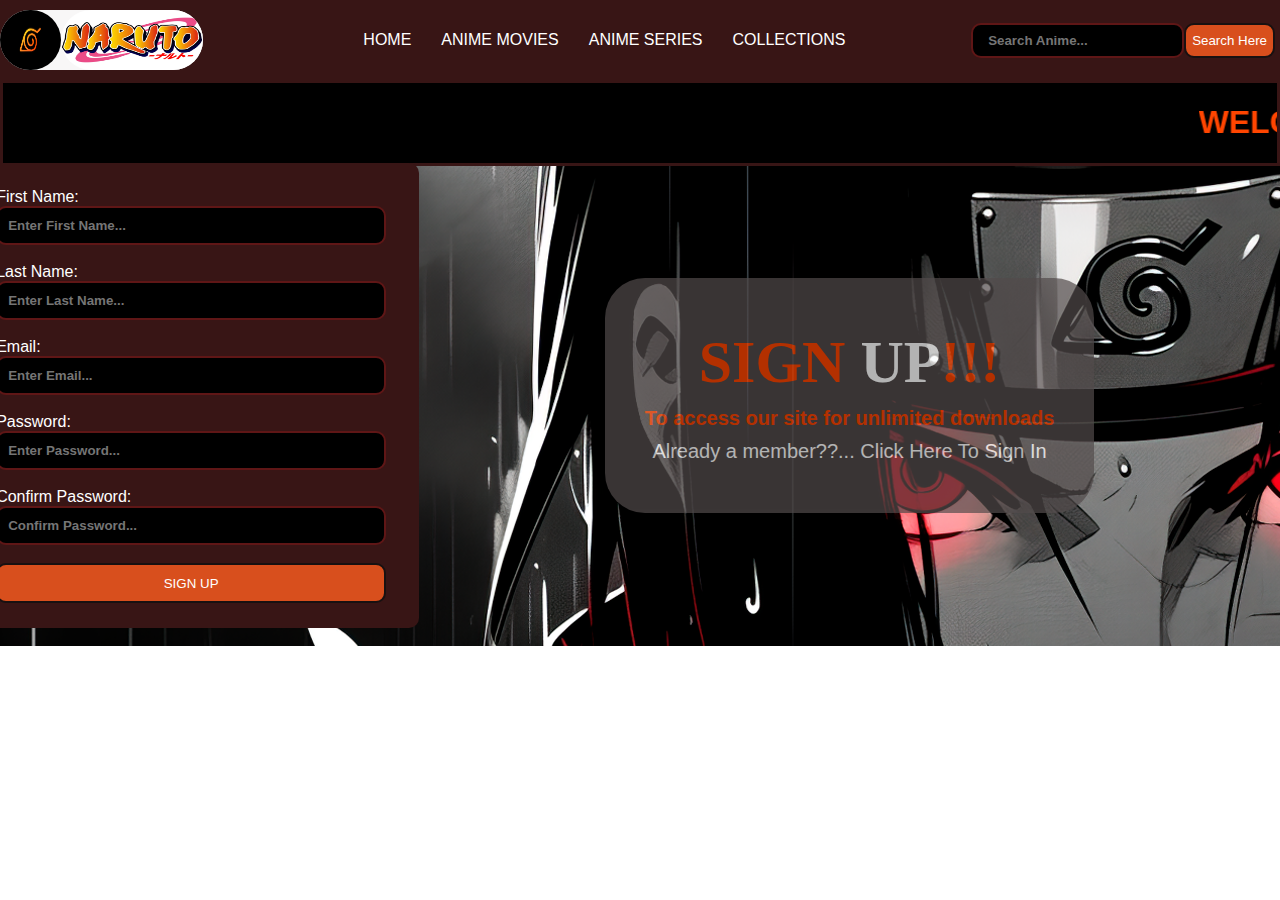
<file: Anime page/index.html>
<!DOCTYPE html>
<html lang="en">
<head>
    <meta charset="UTF-8">
    <meta name="viewport" content="width=device-width, initial-scale=1.0">
    <title>Naruto Welcome Page</title>
    <link rel="stylesheet" href="./css/style.css">
</head>
<body>
    <div class="container">
        <header>
            <div class="himg">
                <img id="img1" src="./images/naruto-logo-anime-8k-qz-2880x1800.jpg" alt="naruto">
                <img id="img2" src="./images/Naruto-Logo.jpg" alt="naruto">
            </div>
            
            <nav id="navbar">
                <ul>
                    <li><a href="">Home</a></li>
                    <li><a href="">Anime Movies</a></li>
                    <li class="unhide"><a href="">Anime Series</a>
                    <ul class="hidden">
                        <li class="hide">Nanatsu No Taizai</li>
                        <li class="hide">Tsukimichi</li>
                        <li class="hide">Solo Leveling</li>
                        <li class="hide">Dragon Ball</li>
                    </ul></li>
                    <li><a href="">Collections</a></li>
                </ul>   
            </nav>
            <div>
                <form action="">
                    <input type="text" placeholder="Search Anime...">
                    <button class="but1"> 
                        Search Here
                    </button>
                </form>
            </div> 
        </header>
    </div>   

    <div class="container">
        <marquee behavior="" direction="" scrollamount="10"> 
            <h1>WELCOME TO OUR WEBSITE... Download the <span class="mark"><bold>BEST</bold></span> of Japanese Anime here!!!</h1>
        </marquee>
    </div>
    
    <div class="container">
        <section class="showcase">
           <div>
                
           </div >
           <form action="" class="form">
            <label for="Name"> First Name:</label>
            <input type="text" name="Firstname" placeholder="Enter First Name..."><br><br>
            <label for="Name"> Last Name:</label>
            <input type="text" name="Lastname" placeholder="Enter Last Name..."><br><br>
            <label for="Name"> Email:</label>
            <input type="text" name="email" placeholder="Enter Email..."><br><br>
            <label for="Name"> Password:</label>
            <input type="text" name="password" placeholder="Enter Password..."><br><br>
            <label for="Name"> Confirm Password:</label>
            <input type="text" name="password" placeholder="Confirm Password..."><br><br>
            <button>SIGN UP</button>
            
        </form> 
           <div class="signup">
            <h1> SIGN <span class="mark">UP</span>!!!</h1>
            <h3>To access our site for unlimited downloads</h3>
            <p>Already a member??... Click <a href="">Here</a> To Sign In</p>
            
           </div>
        </section>
    </div>

    <div class="container">
        <section>   

        </section>
    </div>


</body>
</html>
</file>
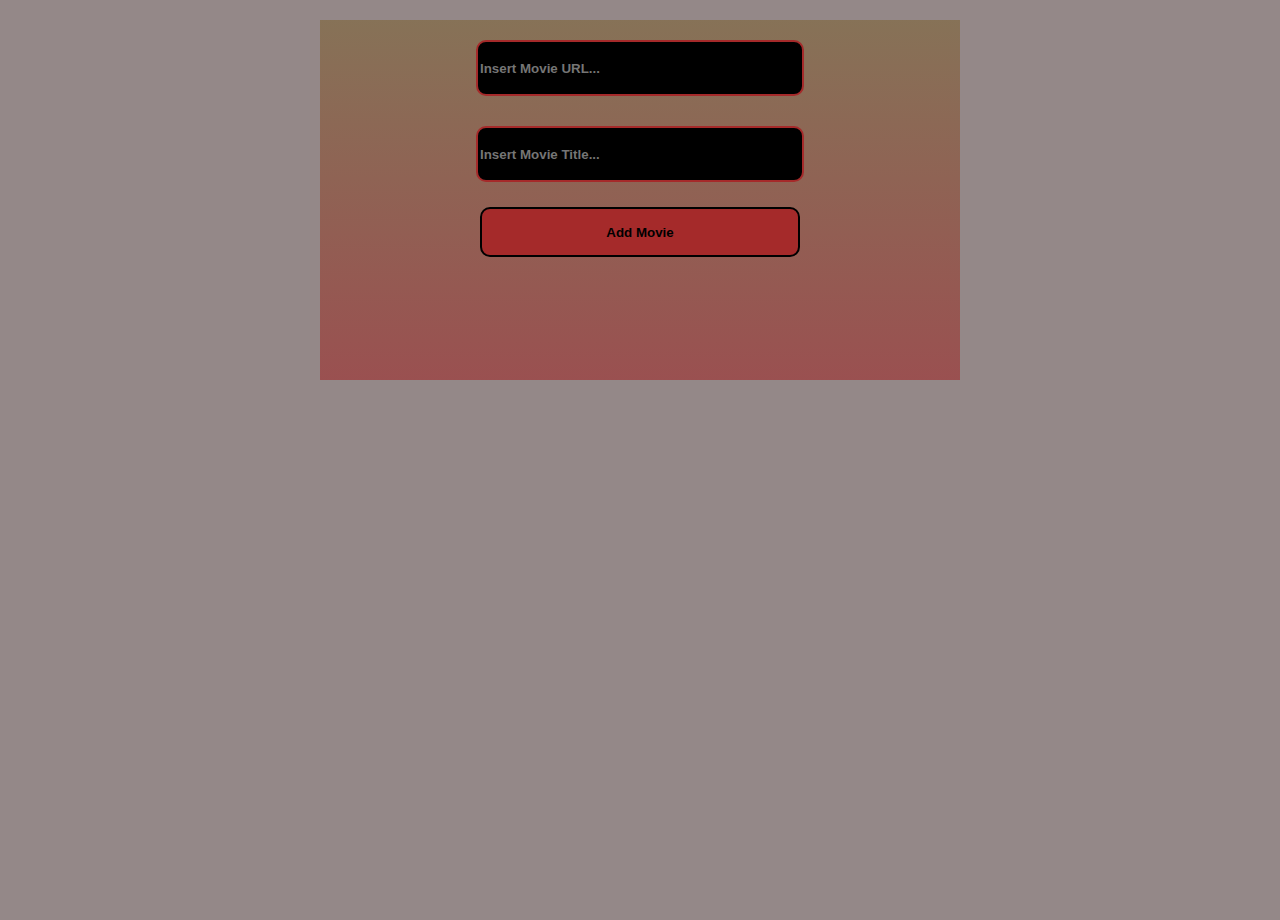
<file: movie/index.html>
<!DOCTYPE html>
<html lang="en">
<head>
    <meta charset="UTF-8">
    <meta name="viewport" content="width=device-width, initial-scale=1.0">
    <title>Naruto Welcome Page</title>
    <link rel="stylesheet" href="./css/style.css">
</head>
<body>
    <div class="writeup">
        <input type="text" id="MovieUrl" placeholder="Insert Movie URL...">
        <input type="text" id="MovieTitle" placeholder="Insert Movie Title...">
        <button id="addmov">Add Movie</button>

   </div>
    <div id="tile"></div>

    
    
    <script src="./script.js"></script>
</body>
</html>
</file>
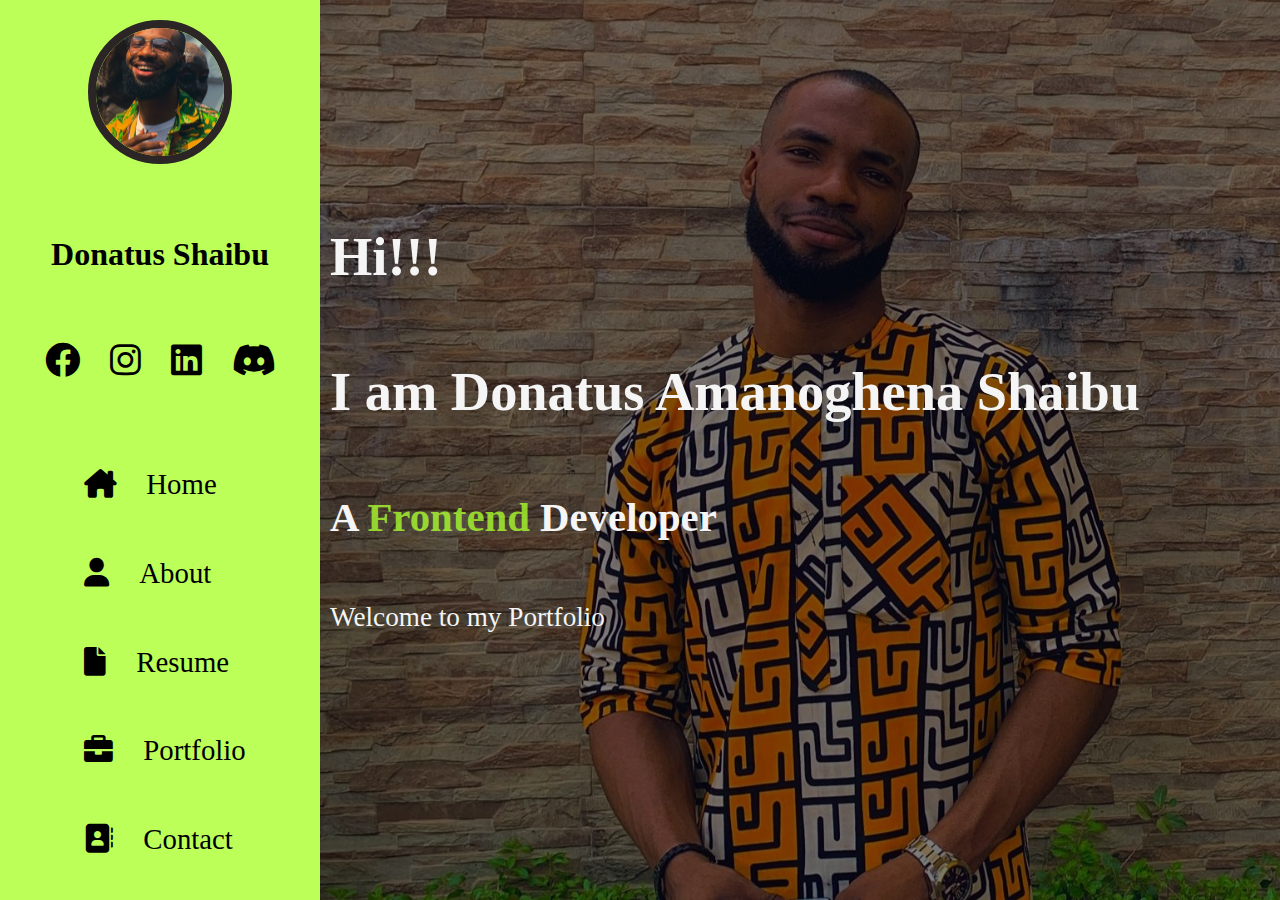
<file: My Portfolio/index.html>
<!DOCTYPE html>
<html lang="en">

<head>
  <meta charset="utf-8">
  <meta content="width=device-width, initial-scale=1.0" name="viewport">
  <title>My Portfolio | Donatus Shaibu</title>

  <link rel="stylesheet" href="./css/style.css">
  <link rel="stylesheet" href="https://cdnjs.cloudflare.com/ajax/libs/font-awesome/6.0.0-beta3/css/all.min.css">
  
</head>

<body class="container">
  
  <header id="header" class="">
    
    <div class="p-img">
      <img src="./images/WhatsApp Image 2024-04-08 at 19.14.24_9048bf16.jpg" alt="" class="my profile image">
    </div>

            <h1 class="p-name">Donatus Shaibu</h1>
    

    <div class="social">
      
      <a href="https://www.facebook.com/shaibu.donatus.7?mibextid=LQQJ4d"><i class="fa-brands fa-facebook"></i></a>
      <a href="https://www.instagram.com/donatus_shaibu/"><i class="fa-brands fa-instagram"></i></a>
      <a href="https://www.linkedin.com/in/donatus-shaibu-697414243/"><i class="fa-brands fa-linkedin"></i></a>
      <a href="https://discord.com/channels/@donashaibu_50673"><i class="fa-brands fa-discord"></i></a>
      <!-- <a href="https://x.com/Donertus"><i class="fa-brands fa-x-twitter"></i></a>
      <i class="fa-brands fa-square-x-twitter"></i> -->
    </div>

    <nav id="navmenu" class="navmenu">
      <ul>
        <li id="listed"><a href="index.html" class="active"><i class="fa-solid fa-house-chimney"></i>Home</a></li>
        <li id="listed"><a href="#about"><i class="fa-solid fa-user"></i>About</a></li>
        <li id="listed"><a href="#resume"><i class="fa-solid fa-file"></i>Resume</a></li>
        <li id="listed"><a href="#portfolio"><i class="fa-solid fa-briefcase"></i>Portfolio</a></li>
        <!-- <li id="listed"><a href="#services"><i class="fa-solid fa-screwdriver-wrench"></i>Services</a></li> -->
        <li id="listed"><a href="#contact"><i class="fa-solid fa-address-book"></i>Contact</a></li>
      </ul>
    </nav>

  </header>

  <main class="main">

      <div class="homepage" >
        <div class="menu">
          <button id="menbut" class="menbut"><i class="fa-solid fa-bars"></i></button>
        </div>
        <div class="text">
          <h1>Hi!!! </h1>
          <h1>I am Donatus Amanoghena Shaibu</h1>
          <h2>A <span class="front">Frontend</span> Developer</h2>
          <p>Welcome to my Portfolio</p>
        </div>
      </div>

    
    <!-- About Section -->
    <section id="about" class="about section">

      <div class="">
        <h2>About</h2>
        <p>Hello there! I'm Donatus Shaibu, a Chemical Engineering graduate on a dynamic journey into the realm of software engineering. Currently mastering the art of front-end development, I'm passionate about crafting visually compelling and user-friendly websites. Armed with a foundation in analytical thinking, I'm translating my skills into HTML, CSS, and JavaScript to create innovative digital experiences. Join me on this exciting crossroads where chemical engineering meets software development, as I embark on a mission to shape the future of intuitive interfaces. Let's code a vibrant tomorrow together! 💻✨</p>
      </div>

    
          <div class="details">
              
                <div class="detail1">
                  <ul>
                    <li><strong>Date of Birth:</strong> <span>4th April 1998</span></li>
                    <li><strong>Phone:</strong> <span>+234 81 802 802 02</span></li>
                    <li><strong>City:</strong> <span>Lagos, Nigeria</span></li>
                  </ul>
                </div>
              
              <div class="detail1">
                <ul>
                  <li><strong>Age:</strong> <span>27</span></li>
                  <li><strong>Degree:</strong> <span>B. Tech</span></li>
                  <li><strong>Email:</strong> <span>Donertus@gmail.com</span></li>
                  <li><strong>Freelance:</strong> <span>Available</span></li>
                </ul>
              </div>
            
           
          </div>

          <section id="skills" class="skills">

              <h2>Skills</h2>
                  
                <div class="progress">
                  <p class="s-text">HTML 5</p>
                  <div class="bar">
                    <div class="secbar1"></div>
                  </div>
                  <p class="s-text">100%</p>
                </div>  

                <div class="progress">
                  <p class="s-text">CSS 3</p>
                  <div class="bar">
                    <div class="secbar2"></div>
                  </div>
                  <p class="s-text">90%</p>
                </div> 

                <div class="progress">
                  <p class="s-text">JavaScript</p>
                  <div class="bar">
                    <div class="secbar3"></div>
                  </div>
                  <p class="s-text">70%</p>
                </div> 
              
    </section>

    <!-- Resume Section -->
    <section id="resume" class="resume">
      <h2>RESUME</h2>
      <iframe src="documents/DonaShaibu.pdf"></iframe>
      <br> <br><a href="documents/Donatus A. Shaibu.pdf" download>Download My Resume</a>
     </section>

    <!-- Portfolio Section -->
    <section id="portfolio">
        <h2>portfolio</h2>

            <div class="portfolio">

              <div class="project-card">
                <img src="images/Anime page.png" alt="Anime page Image">
                <h3>An Anime sign up page</h3>
                <p>A front page of an anime-themed website. It features a prominent sign-up form for new users, a visually appealing background with anime artwork, and a navigation bar for easy access to different sections of the site. The design employs a dark, vibrant color scheme that aligns with the anime theme, creating an engaging user experience. Built using just HTML and CSS</p>
                <a href="https://github.com/DonaShaibu/DonaShaibu/tree/main/Anime%20page" target="_blank">View code on github</a>
                <a href="https://anime-dashboard.onrender.com/" target="_blank">Live Demo</a>
              </div>

              <div class="project-card">
                <img src="images/movie.png" alt="Movie page Image">
                <h3>A Movie web page</h3>
                <p>A simple movie app interface designed to allow users to add movies by entering a movie URL and title. The form is centrally positioned within the browser window and is designed with a clean, minimalist layout. Built using HTML, CSS and JavaScript</p>
                <a href="https://github.com/DonaShaibu/DonaShaibu/tree/main/movie" target="_blank">View code on github</a>
                <a href="https://movie-app-zeie.onrender.com/" target="_blank">Live Demo</a>
              </div>

              <div class="project-card">
                <img src="images/Youtube copy.png" alt="Anime page Image">
                <h3>A Youtube Clone page</h3>
                <p>This project is a clone of the YouTube website, designed to mimic the layout of the original platform.. Built usng just HTML and CSS</p>
                <a href="https://github.com/DonaShaibu/DonaShaibu/tree/main/YOUTUBE" target="">View code on github</a>
                <a href="https://youtube-clone-tgd9.onrender.com" target="_blank">Live Demo</a>
              </div>

            </div>
      
    </section>
     
    <!-- Contact Section -->
    <section id="contact" class="">

      <div class="container">
        <h2>Contact</h2>
        <p>We offer the best services when it comes to web development. Kindly reach out to us on the following platforms</p>
      </div>

      <div class="contact">

             <div class="cont1">  
                <div class="">
                  <div class="con">
                     <i class="fa-solid fa-location-dot"></i>
                     <h3>Address</h3>
                  </div>
                  <p>Block F, Plot 12 WAEC Estate, Odogunyan Ikorodu</p>
                </div>
              
                <div class="cont">
                  <div class="con">
                    <i class="fa-solid fa-phone"></i>
                    <h3>Call Us</h3>
                  </div>
                  <p>+234 818 028 0202</p>
                  <p>+234 901 248 1600</p>
                </div>
              
                <div class="cont">
                  <div class="con">
                    <i class="fa-solid fa-envelope"></i>
                    <h3>Email Us</h3>
                  </div>
                  <p>donertus@gmail.com</p>
                </div>
              
              </div>    

          <div class="cont2">
            <form class="">
                <div class="inp">
                  <label for="name">Your Name</label>
                  <input type="text" placeholder="Write Name..." name="name" id="name" required="">
                </div>

                <div class="inp">
                  <label for="email" >Your Email</label>
                  <input type="email" placeholder="Write Email..." name="email" id="email" required="">
                </div>

                <div class="inp">
                  <label for="subject">Subject</label>
                  <input type="text" class="" placeholder="Write Subject..." name="subject" id="subject" required="">
                </div>

                <div class="inp">
                  <label for="message">Message</label>
                  <textarea class="" placeholder="Write Message..." name="message" rows="10" id="message" required=""></textarea>
                </div>

                <div class="">
                  <button id="button" type="button">Send Message</button>
                </div>
            </form>
          </div>

        

      </div>

    </section>

    <footer id="footer">

      <p>&copy; Donatus Shaibu</p>
  
    </footer>
  

  </main>

  <script src="script.js"></script>

</body>

</html>
</file>
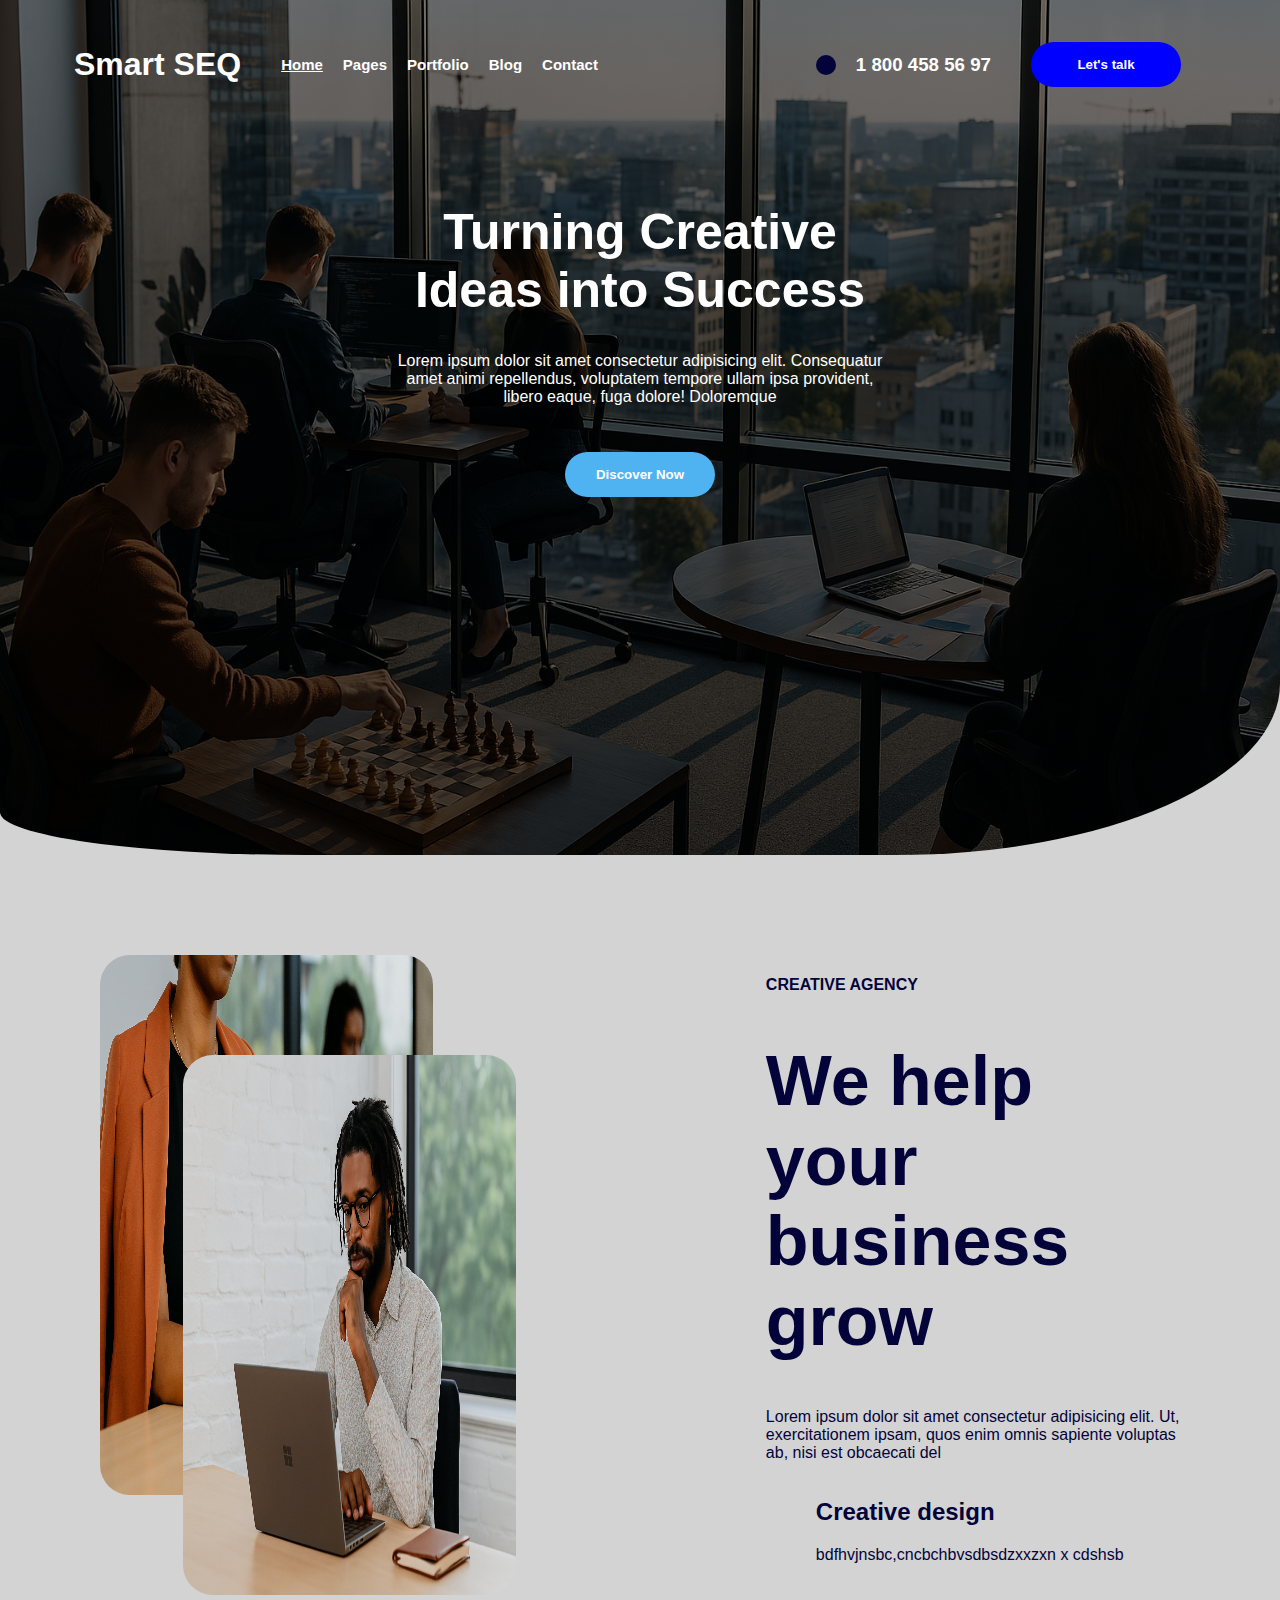
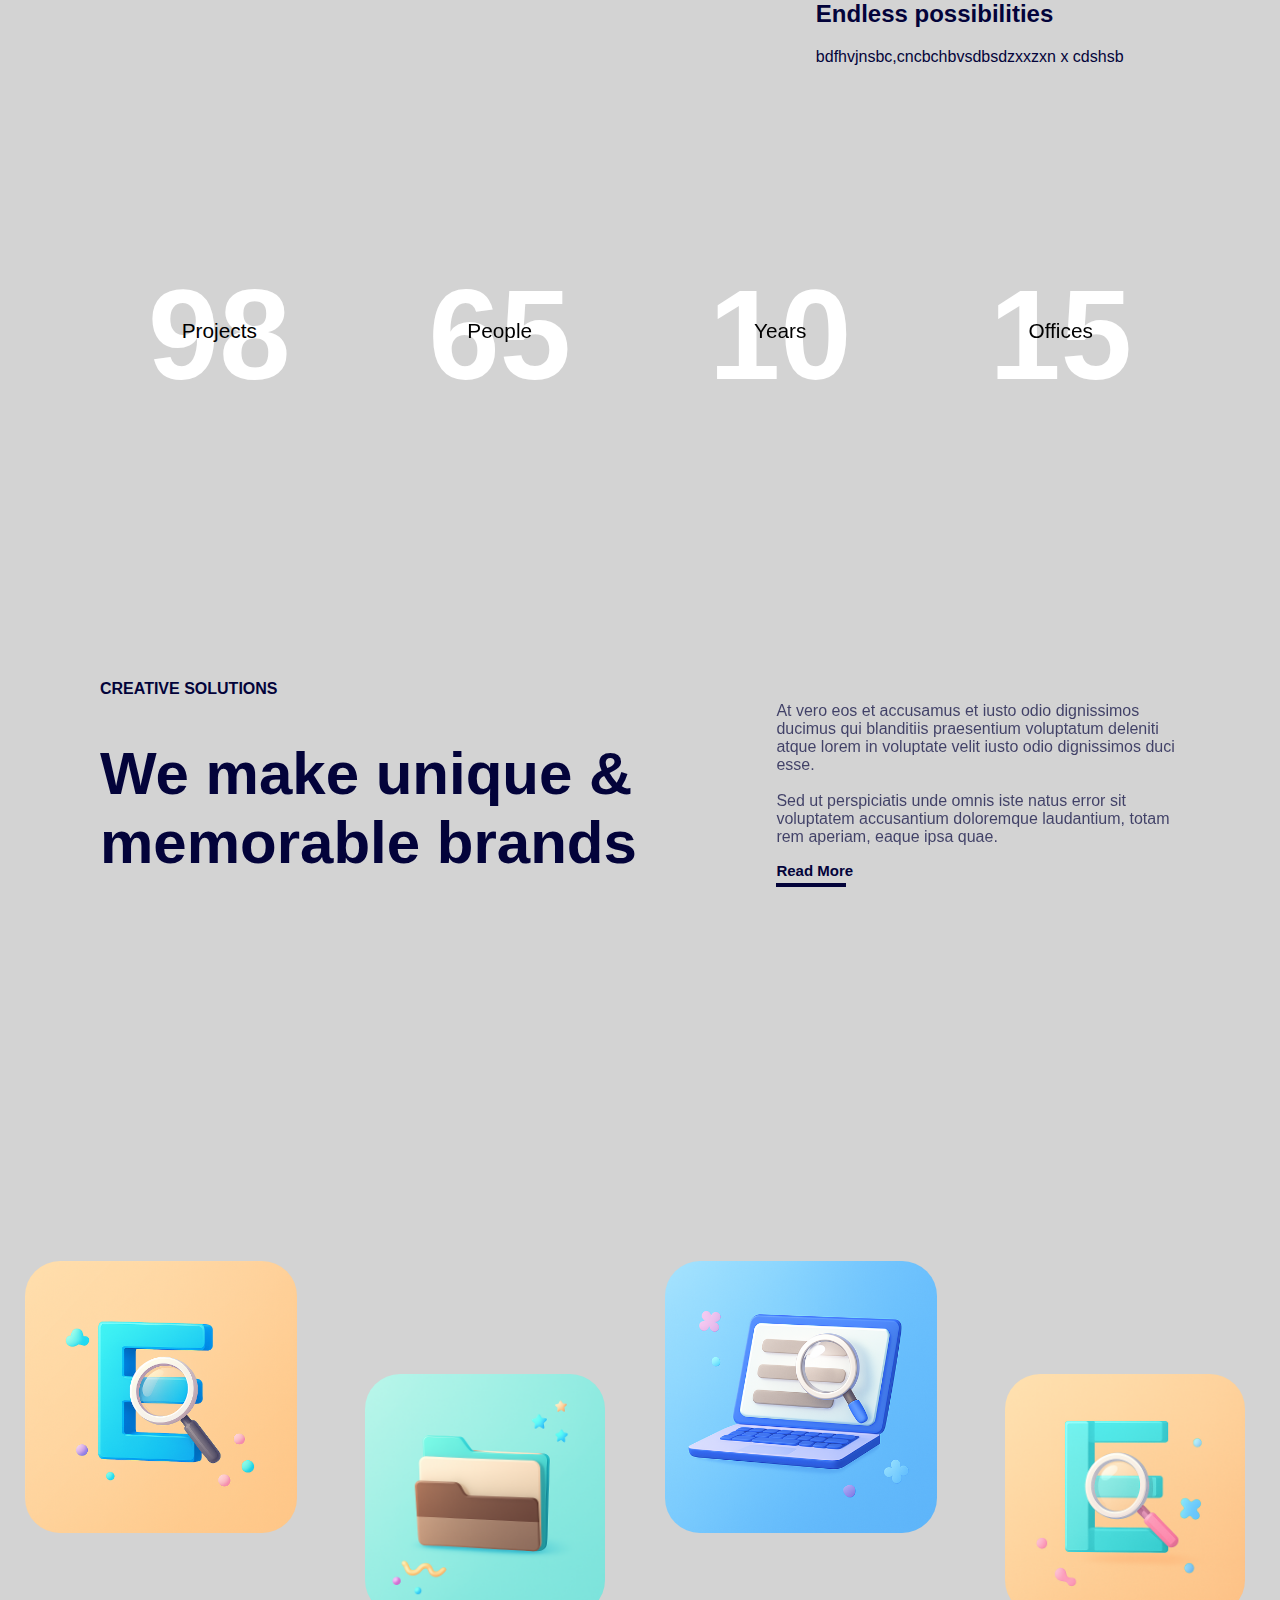
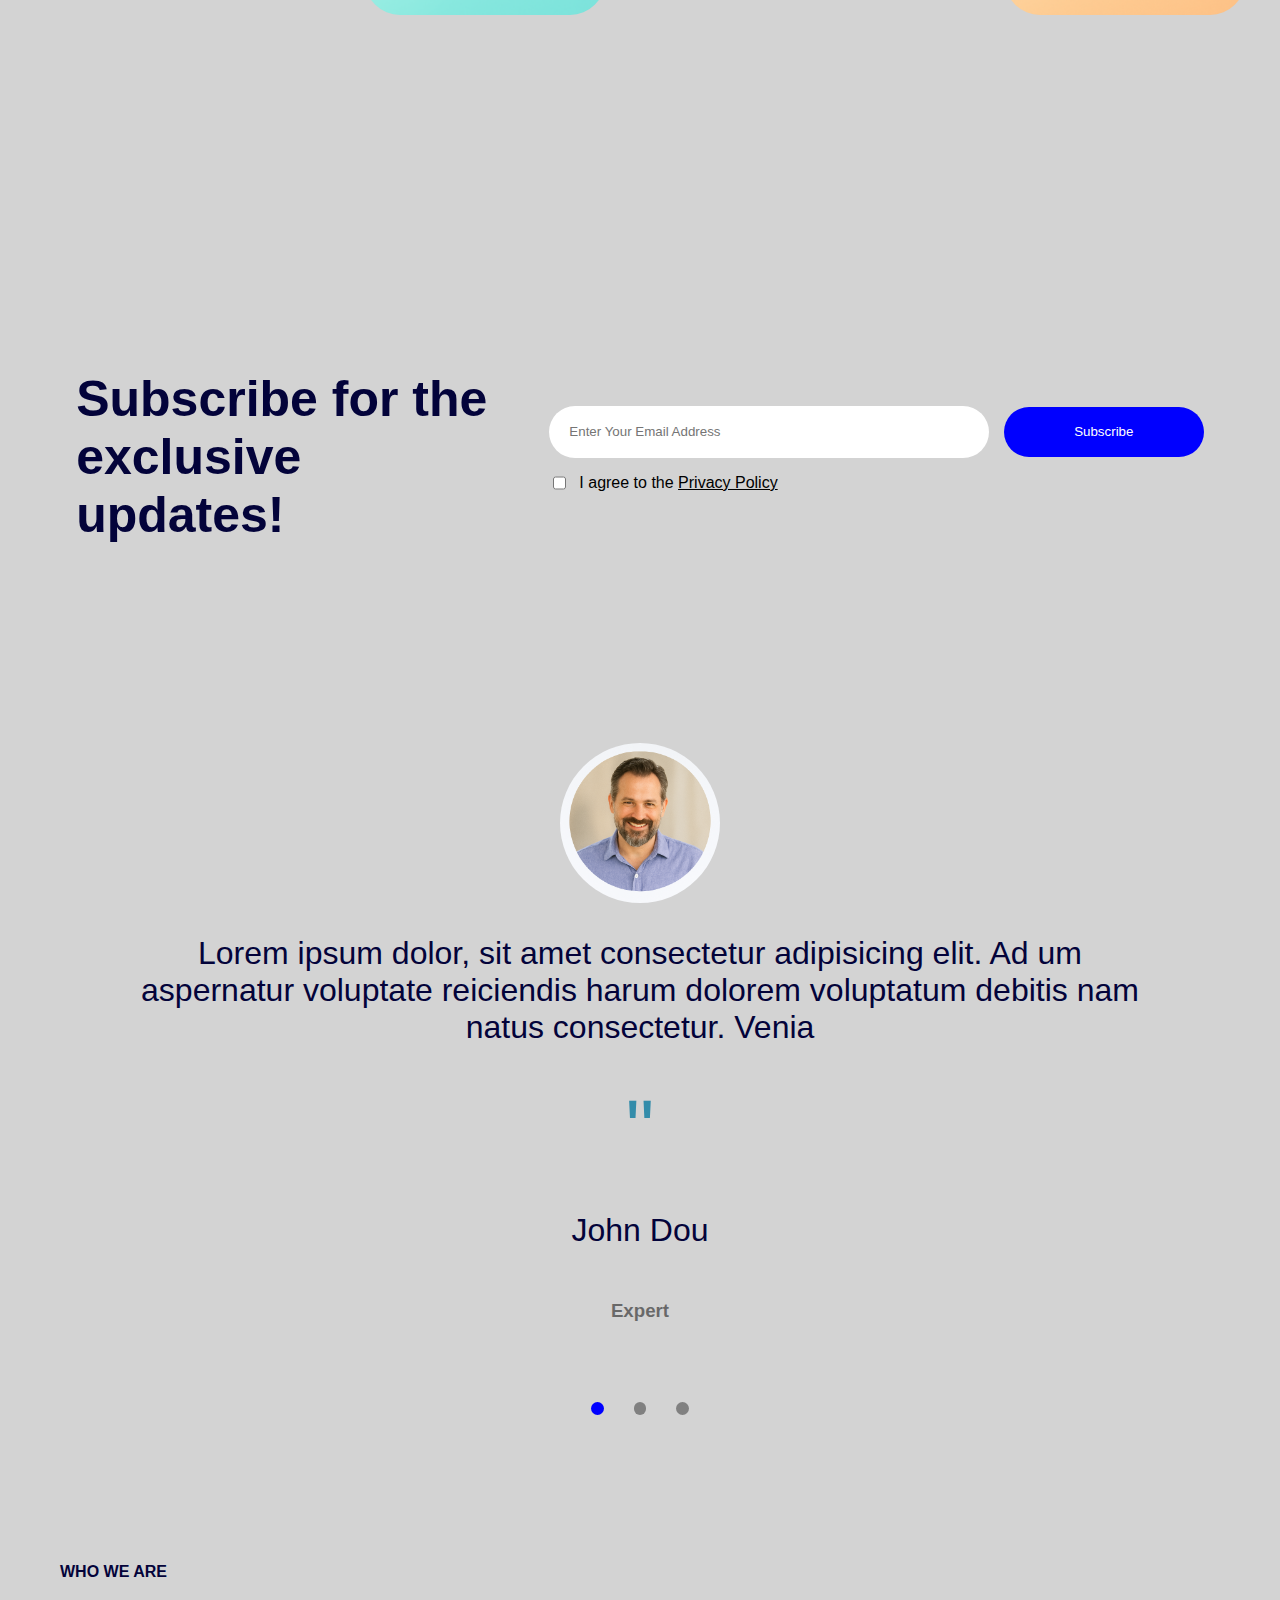
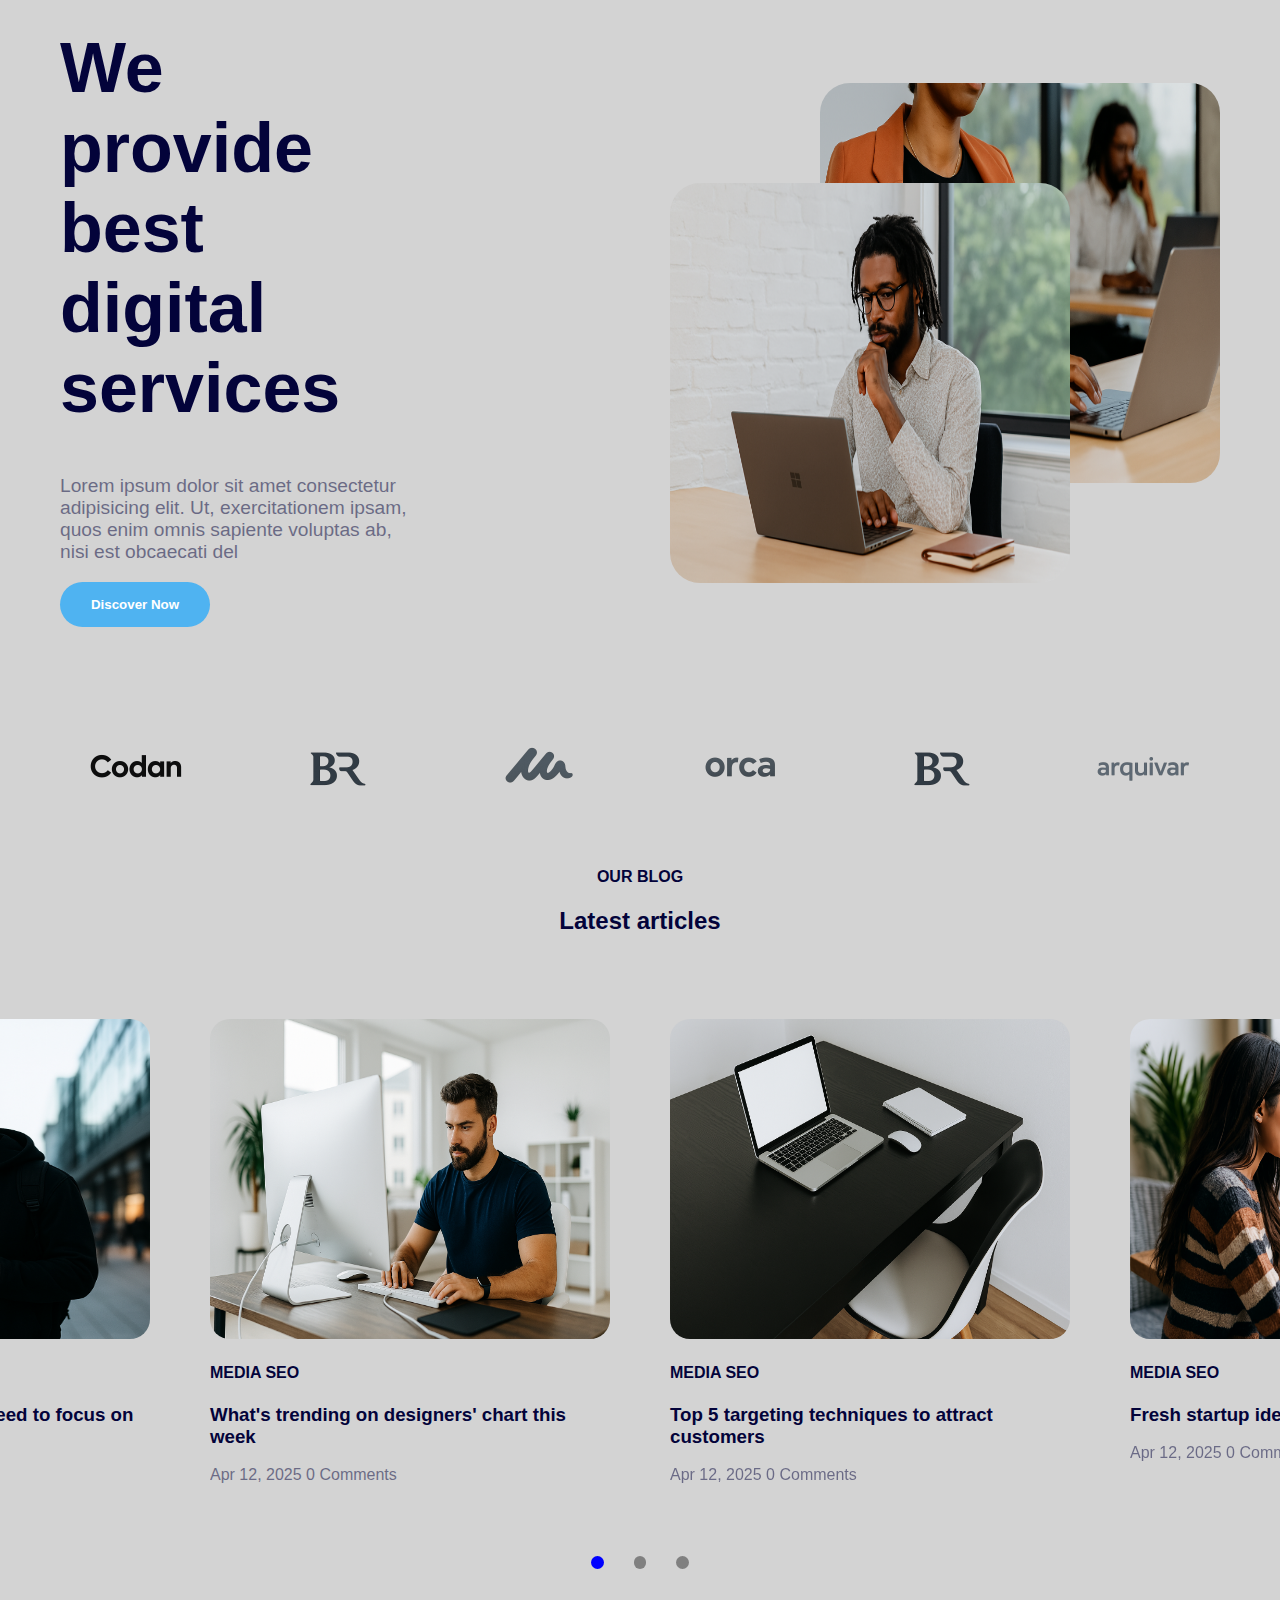
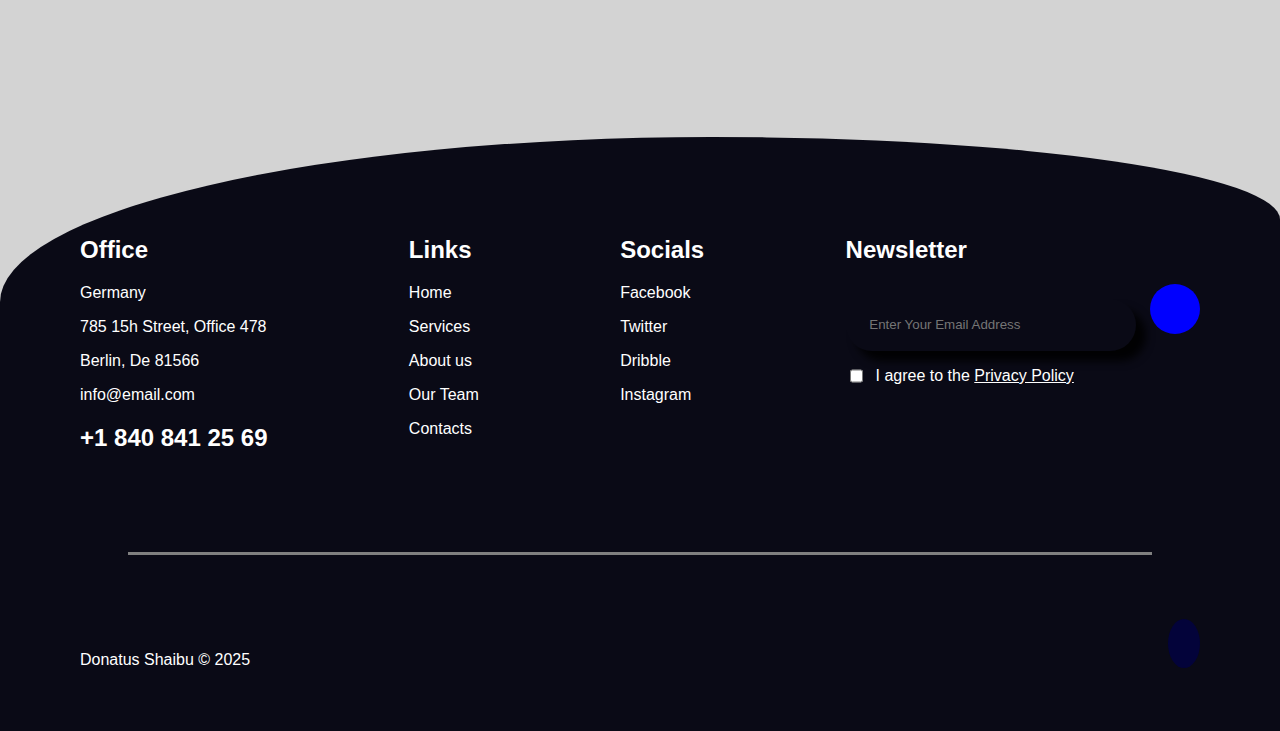
<file: smart SEQ/index.html>
<!DOCTYPE html>
<html lang="en">
<head>
    <meta charset="UTF-8">
    <meta name="viewport" content="width=device-width, initial-scale=1.0">
    <title>Smart SEQ | Welome</title>
    <link rel="stylesheet" href="./css/style.css">
    <link rel="stylesheet" href="https://cdnjs.cloudflare.com/ajax/libs/font-awesome/6.6.0/css/all.min.css" integrity="sha512-Kc323vGBEqzTmouAECnVceyQqyqdsSiqLQISBL29aUW4U/M7pSPA/gEUZQqv1cwx4OnYxTxve5UMg5GT6L4JJg==" crossorigin="anonymous" referrerpolicy="no-referrer" />
</head>
<body>
    <div class="container">
       <div class="landing">
            <header class="header">
               <div class="left-head">
                   <div>
                    <h1 id="home">Smart SEQ</h1>
                   </div>
                    <nav class="navbar">
                        <ul>
                            <li class="current"><a href="">Home</a></li>
                            <li><a href="">Pages</a></li>
                            <li><a href="">Portfolio</a></li>
                            <li><a href="">Blog</a></li>
                            <li><a href="">Contact</a></li>
                        </ul>
                        <div class="search"> 
                            <i class="fa-solid fa-magnifying-glass"></i>
                        </div>
                    </nav> 
               </div>

                <div class="right-head">
                    <div class="tel"> 
                        <i class="fa-solid fa-phone-volume"></i> 
                        <h3>1 800 458 56 97</h3>
                    </div>
                    <div>
                        <button class="lbutton" >Let's talk</button>
                    </div>
                </div>
            </header>


            <div class="hero">
                <div class="text">
                    <h1>Turning Creative Ideas into Success</h1>
                    <p>Lorem ipsum dolor sit amet consectetur adipisicing elit. Consequatur amet animi repellendus, voluptatem tempore ullam ipsa provident, libero eaque, fuga dolore! Doloremque</p>
                </div>
             
                <div class="textbut">
                    <button class="discover"> Discover Now</button>
                </div>
    
            </div>
       </div>

       <div class="sidebar unhide">
            <div class="icon">
                <div class="pos hide"><p>BUY THEME</p></div>
                <i class="fa-solid fa-cart-shopping"></i>
            </div>
            <div class="icon">
                <div class="pos"><p>OUR BESTSELLERS</p></div>
                <i class="fa-solid fa-images"></i>
            </div>
            <div class="icon">
                <div class="pos"><p>HIDE PANEL</p></div>
                <i class="fa-solid fa-folder-closed"></i>
            </div>
        </div>

    </div>

       <div class="second">
            <div class="imgs1">
                <img src="./images/laptop1.png" alt="" >
            </div>
            <div class="imgs2">
                <img src="./images/laptop2.png" alt="" >
            </div>

            <div class="business">
                <h4>CREATIVE AGENCY</h4>
                <h1>We help your business grow</h1>
                <p>Lorem ipsum dolor sit amet consectetur adipisicing elit. Ut, exercitationem ipsam, quos enim omnis sapiente voluptas ab, nisi est obcaecati del</p>
                <div class="bus">
                    <i class="fa-brands fa-figma"></i>
                   <div class="words">
                    <h2>Creative design</h2>
                    <p>bdfhvjnsbc,cncbchbvsdbsdzxxzxn x cdshsb</p>
                   </div>
                </div>
                <div class="bus">
                    <i class="fa-solid fa-cloud-arrow-up"></i>
                    <div class="words">
                        <h2>Endless possibilities</h2>
                    <p>bdfhvjnsbc,cncbchbvsdbsdzxxzxn x cdshsb</p>
                    </div>
                </div>
            </div>
       </div>

       <div class="third">
            <div class="figures">
                <h1>98</h1>
                <div class="fig">
                    <p>Projects</p>
                </div>
            </div>
            <div class="figures">
                <h1>65</h1>
                <div class="fig">
                    <p>People</p>
                </div>
            </div>
            <div class="figures">
                <h1>10</h1>
                <div class="fig">
                    <p>Years</p>
                </div>
            </div>
            <div class="figures">
                <h1>15</h1>
                <div class="fig">
                    <p>Offices</p>
                </div>
            </div>
        </div>

        <div class="fourth">
            <div class="unique">
                <h4>CREATIVE SOLUTIONS</h4>
                <h1>We make unique & memorable brands</h1>
            </div>

            <div class="more">
                    <p>At vero eos et accusamus et iusto odio dignissimos ducimus qui blanditiis praesentium voluptatum deleniti atque lorem in voluptate velit iusto odio dignissimos duci esse. <br>

                        <br>Sed ut perspiciatis unde omnis iste natus error sit voluptatem accusantium doloremque laudantium, totam rem aperiam, eaque ipsa quae.</p>  
                        <a href="">Read More</a>
                        <div class="line">

                        </div>
            </div>
                
        </div>

        <div class="fifth">
            <div class="folders">
                <div class="folder">
                    <img src="./images/folder1.png" alt="">
                </div>
                <div class="folder">
                    <img src="./images/folder2.png" alt="">
                </div>
                <div class="folder">
                    <img src="./images/folder3.png" alt="">
                </div>
                <div class="folder">
                    <img src="./images/folder4.png" alt="">
                </div>
            </div>
        </div>

        <div class="sixth">
                <h2>Subscribe for the exclusive updates!</h2>
                <div class="subscribe">
                    <div class="inp">
                        <input type="email" name="" id="email" placeholder="Enter Your Email Address" class="input1">
                        <button>
                            <i class="fa-solid fa-paper-plane"></i>
                            Subscribe
                        </button>
                    </div>
                    <div class="privacy">
                        <input type="checkbox">
                        <p>I agree to the <span class="pol">Privacy Policy</span></p>
                    </div>
                </div>
        </div>

        <div class="seventh">
            <div class="profile">
                <img src="./images/profilephoto.png" alt="">
                <p>Lorem ipsum dolor, sit amet consectetur adipisicing elit. Ad 
                    um aspernatur voluptate reiciendis harum dolorem voluptatum debitis nam natus consectetur. Venia
                    <br> <br> <span class="coma">"</span>
                    <br> <br> John Dou
                </p>
                    <h3>
                        Expert
                    </h3>
            </div>

            <div class="dots">
                <div class="dot do"></div>
                <div class="dot"></div>
                <div class="dot"></div>
            </div>

        </div>

        <div class="eighth">
            <div class="provide">
                <h4>WHO WE ARE</h4>
                <h1>We provide best digital services</h1>
                <p>Lorem ipsum dolor sit amet consectetur adipisicing elit. Ut, exercitationem ipsam, quos enim omnis sapiente voluptas ab, nisi est obcaecati del</p>
                <button class="discover"> Discover Now</button>
            </div>

            <div class="imgs3">
                <img src="./images/laptop2.png" alt="" >
            </div>
            <div class="imgs4">
                <img src="./images/laptop1.png" alt="" >
            </div>

        </div>

        <div class="ninth">
              <div class="nin">
                <img src="./images/codan.png" alt="">
              </div>  
              <div class="nin">
                <img src="./images/codan4.png" alt="n">
              </div>  
              <div class="nin">
                <img src="./images/codan2.png" alt="">
              </div>  
              <div class="nin">
                <img src="./images/codan3.png" alt="">
              </div>  
              <div class="nin">
                <img src="./images/codan4.png" alt="">
              </div>  
              <div class="nin">
                <img src="./images/codan5.png" alt="">
              </div>  
        </div>

        <div class="tenth">
            <div class="tentext">
                <h4>OUR BLOG</h4>
                <h2>Latest articles</h2>
            </div>

            <div class="tent">
                <div class="ten">
                    <img src="./images/artphoto.png" alt="">
                    <h4>MEDIA SEO</h4>
                    <h3>Why do project managers need to focus on strategy</h3>
                    <p>Apr 12, 2025 <i class="fa-solid fa-circle"></i> 0 Comments</p>
                </div>
                <div class="ten">
                    <img src="./images/artphoto1.png" alt="">
                    <h4>MEDIA SEO</h4>
                    <h3>What's trending on designers' chart this week</h3>
                    <p>Apr 12, 2025 <i class="fa-solid fa-circle"></i> 0 Comments</p>
                </div>
                <div class="ten">
                    <img src="./images/artphoto2.png" alt="">
                    <h4>MEDIA SEO</h4>
                    <h3>Top 5 targeting techniques to attract customers</h3>
                    <p>Apr 12, 2025 <i class="fa-solid fa-circle"></i> 0 Comments</p>
                </div>
                <div class="ten">
                    <img src="./images/artphoto3.png" alt="">
                    <h4>MEDIA SEO</h4>
                    <h3>Fresh startup ideas for your digital business</h3>
                    <p>Apr 12, 2025 <i class="fa-solid fa-circle"></i> 0 Comments</p>
                </div>
            </div>

            <div class="dots">
                <div class="dot do"></div>
                <div class="dot"></div>
                <div class="dot"></div>
            </div>
        
        </div>
  
    <footer>
       <div class="fooo">
            <div>
                <h2>Office</h2>
                <p>Germany</p>
                <p>785 15h Street, Office 478</p>
                <p>Berlin, De 81566</p>
                <p>info@email.com</p>
                <h2>+1 840 841 25 69</h2>
            </div>

            <div class="link">
                <h2>Links</h2>
                <p>Home</p>
                <p>Services</p>
                <p>About us</p>
                <p>Our Team</p>
                <p>Contacts</p>
            </div>

            <div class="social">
                <h2>Socials</h2>
                <p>Facebook</p>
                <p>Twitter</p>
                <p>Dribble</p>
                <p>Instagram</p>
            </div>

            <div>
                <h2>Newsletter</h2>
                <div class="inp2">
                    <input type="email" name="" id="email2" placeholder=" Enter Your Email Address" class="input1">
                    <button>
                        <i class="fa-solid fa-paper-plane"></i>
                    </button>
                </div>
                <div class="privacy">
                    <input type="checkbox">
                    <p>I agree to the <span class="pol">Privacy Policy</span></p>
                </div>
            </div>
       </div>

       <div class="foot">

       </div>

       <div class="fut">
        <p>Donatus Shaibu &copy; 2025</p>
        <a href="#home"><i class="fa-solid fa-arrow-up"></i></a>
    </div>
        
    </footer>

    
</body>
</html>
</file>
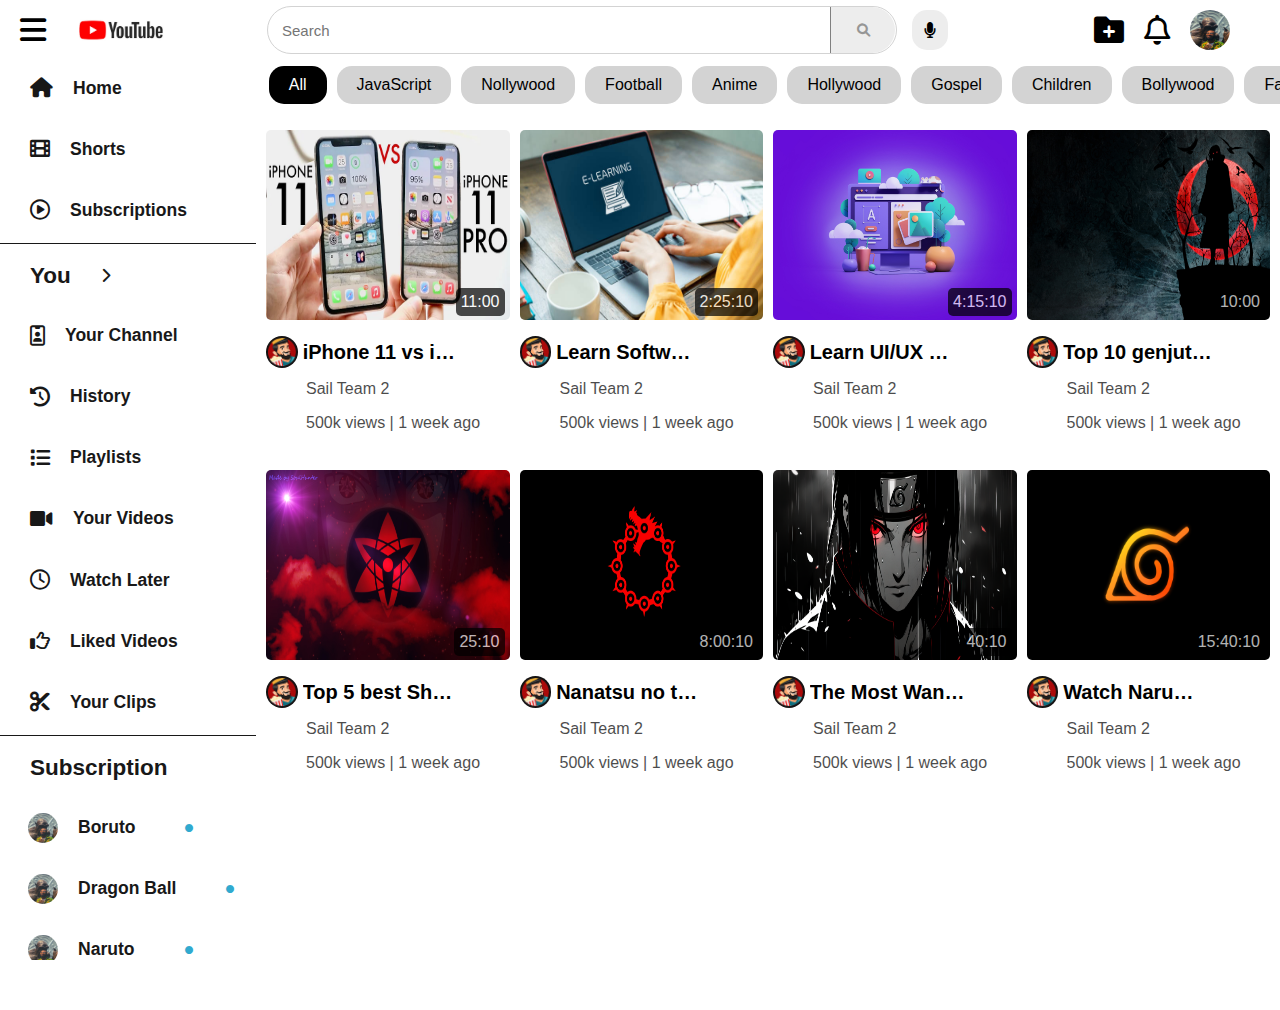
<file: YOUTUBE/index.html>
<!DOCTYPE html>
<html lang="en">
<head>
    <meta charset="UTF-8">
    <meta name="viewport" content="width=device-width, initial-scale=1.0">
    <title>Youtube Welcome Page</title>
    <link rel="stylesheet" href="./css/style.css">
    <link rel="stylesheet" href="https://cdnjs.cloudflare.com/ajax/libs/font-awesome/6.0.0-beta3/css/all.min.css">
<body>
    <header>
            <div class="first">
                <i class="fa-solid fa-bars"></i>
                <img src="./images/youtube.jpg" alt="">
            </div>
            
                <div id="searchbar">
                    <input type="text" placeholder="Search">
                    <button><i class="fa-solid fa-search fa-1x"></i></button>
                    <i class="fa-solid fa-microphone"></i>
                </div>

                

            <div class="third">
            <i class="fa-solid fa-folder-plus"></i>
            <i class="fa-regular fa-bell"></i>
            <img src="./images/dp.jpg" alt="">
            </div>
            
    </header>


    <aside >
       <div class="sidebar">
            <div class="one">
                <div class="sec">
                    <i class="fa-solid fa-house"></i>
                    <h3><a href="#">Home</a></h3>
                </div>
                <div class="sec">
                    <i class="fa-solid fa-film"></i>
                    <h3><a href="#">Shorts</a></h3>
                </div>
                <div class="sec">
                    <i class="fa-regular fa-circle-play"></i>
                    <h3><a href="#">Subscriptions</a></h3>
                </div>
            </div> 

            <div class="one">
                <div class="you">
                    <h2>You</h2>
                <i class="fa-solid fa-chevron-right"></i>
                </div>
                <div class="sec">
                    <i class="fa-regular fa-id-badge"></i>
                    <h3><a href="#">Your Channel</a></h3>
                </div>
                <div class="sec">
                    <i class="fa-solid fa-clock-rotate-left"></i>
                    <h3><a href="#">History</a></h3>
                </div>
                <div class="sec">
                    <i class="fa-solid fa-list"></i>
                    <h3><a href="#">Playlists</a></h3>
                </div>
                <div class="sec">
                    <i class="fa-solid fa-video"></i>
                    <h3><a href="#">Your Videos</a></h3>
                </div>
                <div class="sec">
                    <i class="fa-regular fa-clock"></i>
                    <h3><a href="#">Watch Later</a></h3>
                </div>
                <div class="sec">
                    <i class="fa-regular fa-thumbs-up"></i>
                    <h3><a href="#">Liked Videos</a></h3>
                </div>
                <div class="sec">
                    <i class="fa-solid fa-scissors"></i>
                    <h3><a href="#">Your Clips</a></h3>
                </div>
            </div>

            <div class="two dot">
                    <div class="you">
                        <h2>Subscription</h2>
                    </div>
                    <div class="sec">
                        <img src="./images/dp.jpg" alt="">
                        <h3><a href="#">Boruto</a></h3>
                        <i class="fa-solid fa-circle"></i>
                    </div>
                    <div class="sec">
                        <img src="./images/dp.jpg" alt="">
                        <h3><a href="#">Dragon Ball</a></h3>
                        <i class="fa-solid fa-circle"></i>
                    </div>
                    <div class="sec">
                        <img src="./images/dp.jpg" alt="">
                        <h3><a href="#">Naruto</a></h3>
                        <i class="fa-solid fa-circle"></i>
                    </div>
                    <div class="sec">
                        <img src="./images/dp.jpg" alt="">
                        <h3><a href="#">Solo Leveling</a></h3>
                        <i class="fa-solid fa-circle"></i>
                    </div>
                    <div class="sec">
                        <img src="./images/dp.jpg" alt="">
                        <h3><a href="#">Gnext Studios</a></h3>
                        <i class="fa-solid fa-circle"></i>
                    </div>
                    <div class="sec">
                        <img src="./images/dp.jpg" alt="">
                        <h3><a href="#">Layi Wasabi</a></h3>
                        <i class="fa-solid fa-circle"></i>
                    </div>
                    
                </div>
        </div> 
    </aside>
    <nav>
    <div class="el current">All</div>
    <div class="el">JavaScript</div>
    <div class="el">Nollywood</div>
    <div class="el">Football</div>
    <div class="el">Anime</div>
    <div class="el">Hollywood</div>
    <div class="el">Gospel</div>
    <div class="el">Children</div>
    <div class="el">Bollywood</div>
    <div class="el">Fashion design</div>
    <div class="el">Cloud computing</div>
    <div class="el">All about food</div>
    <div class="el">Arts and Crafts</div>
    <div class="el">Music videos</div>
    </nav>
     <main id="main">
        <div class="main1">
                                    
                    <div class="content">
                        <img src="./images/hq720.webp" alt="img" id="big">
                    <div class="sub">
                        <img src="./images/unnamed.jpg" alt="img" id="small">
                        <h2>iPhone 11 vs iPhone 11 PRO</h2>
                        <span class="time">11:00</span>
                    </div>
                        <p>Sail Team 2</p>
                        <p>500k views | 1 week ago</p>
                        <div class="menu">⋮</div>
                    
                </div>
                <div class="content">
                    <img src="./images/background.png" alt="img" id="big">
                    <div class="sub">
                        <img src="./images/unnamed.jpg" alt="img" id="small">
                        <h2>Learn Software Engineering Online</h2>
                        <span class="time">2:25:10</span>
                    </div>
                        <p>Sail Team 2</p>
                        <p>500k views | 1 week ago</p>
                        <div class="menu">⋮</div>   
                    
                </div>
                <div class="content">
                    <img src="./images/background.jpg" alt="img" id="big">
                    <div class="sub">
                        <img src="./images/unnamed.jpg" alt="img" id="small">
                        <h2>Learn UI/UX Online for free today </h2>
                        <span class="time">4:15:10</span>
                    </div>
                        <p>Sail Team 2</p>
                        <p>500k views | 1 week ago</p>
                        <div class="menu">⋮</div>

                </div>
                <div class="content">
                    <img src="./images/144565.jpg" alt="img" id="big">
                    <div class="sub">
                        <img src="./images/unnamed.jpg" alt="img" id="small">
                        <h2>Top 10 genjutsu users</h2>
                        <span class="time">10:00</span>
                    </div>
                        <p>Sail Team 2</p>
                        <p>500k views | 1 week ago</p>
                        <div class="menu">⋮</div>
                    
                </div>
        </div>
       
        <div class="main2">
            <div class="content">
                <img src="./images/530476.jpg" alt="img" id="big">
                <div class="sub">
                    <img src="./images/unnamed.jpg" alt="img" id="small">
                    <h2>Top 5 best Sharingan users</h2>
                    <span class="time">25:10</span>
                </div>
                    <p>Sail Team 2</p>
                    <p>500k views | 1 week ago</p>
                    <div class="menu">⋮</div>
                
            </div>
            <div class="content">
                <img src="./images/907897.png" alt="img" id="big">
                <div class="sub">
                    <img src="./images/unnamed.jpg" alt="img" id="small">
                    <h2>Nanatsu no taizai</h2>
                    <span class="time">8:00:10</span>
                </div>
                    <p>Sail Team 2</p>
                    <p>500k views | 1 week ago</p>
                    <div class="menu">⋮</div>
                
            </div>
            <div class="content">
                <img src="./images/Itachi.png" alt="img" id="big">
                <div class="sub">
                    <img src="./images/unnamed.jpg" alt="img" id="small">
                    <h2>The Most Wanted Uchiha</h2>
                    <span class="time">40:10</span>
                </div>
                    <p>Sail Team 2</p>
                    <p>500k views | 1 week ago</p>
                    <div class="menu">⋮</div>
                
            </div>
            <div class="content">
                <img src="./images/naruto-logo-anime-8k-qz-2880x1800.jpg" alt="img" id="big">
                <div class="sub">
                    <img src="./images/unnamed.jpg" alt="img" id="small">
                    <h2>Watch Naruto Uzumaki</h2>
                    <span class="time">15:40:10</span>
                </div>
                    <p>Sail Team 2</p>
                    <p>500k views | 1 week ago</p>
                    <div class="menu">⋮</div>
                
            </div>
        </div>     
       
    </main>

  </div>
  
</body>
</html>
</file>
<file: Anime page/css/style.css>
body{
    font-family: Arial, Helvetica, sans-serif;
    margin: 0px;
    padding: 0px;
    width: 100%;
    height: 100svh;
    color: white;

}

header{
    margin: 0px;
    background: rgb(56, 21, 21);
    display: flex;
    justify-content: space-between;
    align-items: center;
    

}
header img{
    width: 70px;
    height: 50px;
    border-radius: 30px;
    
    
}
.himg{
    display: flex;
    background: rgb(248, 247, 247);
    border-radius: 30px;
}

#img1{
    width: 30%;
    height: 60px;
}

#img2{
    width: 100%;
    height: 60px;
}

nav ul{
    list-style: none;
    text-decoration: none;
    display: flex;
}

nav li{
    padding: 15px;
    text-transform: uppercase;
    position: relative;
    
}

nav a{
        text-decoration: none;
        color: white;
}

nav a:hover, .hide:hover{
    font-weight:bold;
    color: orangered;
    background: black;
    padding: 10px;
    border-radius: 10px;
}

.hidden{
    display: block;
    background-color: rgb(56, 21, 21);
    margin: 0px;
    padding: 0px;
    justify-content: center;
    position: absolute;
    right: 0px;
    text-align: center;
    display: none;
    z-index: 1;
}

.unhide:hover .hidden{
       display: inline-block; 
       margin-top: 30px;
       padding: 10px;
       

}
.hide{
    margin: 2px 0px;
    padding: 10px 0;
}
header form{
    display: flex;
    height: 35px;
    margin: 5px;
}

form input{
    padding: 15px;
    background: black;
    color: white;
    font-weight: bold;
    border-radius: 10px;
    border: solid 2px rgb(95, 22, 22);
}

.but1{
    background: rgb(216, 79, 29);
    border-radius: 10px;
    color: white;
    border: solid 2px rgb(24, 17, 17);
}

.showcase{
    background-image: url(../images/Itachi.png);
    height: 500px;
    margin: 0px;
    padding: 0px;
    margin-top: -24px;
    display: flex;
    justify-content: space-evenly;
    align-items: center;
}

marquee{
    background-color: BLACK ;
    border: solid 3px rgb(56, 21, 21);
}
marquee h1{
    color:orangered
}

.form{
    background-color: rgb(56, 21, 21);
    box-sizing: border-box;
    width: 35%;
    margin-left: -400px;
    padding: 25px;
    border-radius: 10px;
    

}
.form input{
    box-sizing: border-box;
    width: 98%;
    padding: 10px;
}

.form button{
    background: rgb(216, 79, 29);
    border-radius: 10px;
    color: white;
    border: solid 2px rgb(24, 17, 17);
    width: 98%;
    height: 40px;
}

.signup{
    text-align: center;
    color: orangered;
    background-color:  rgb(82, 75, 75);
    padding: 40px;
    border-radius: 40px;
    opacity: 70%;
}
.signup h1{
    font-size: 60px;
    font-family: Cambria, Cochin, Georgia, Times, 'Times New Roman', serif;
}

.mark{
    color: white;
}

.signup h1{
    font-size: 60px;
    font-family: Cambria, Cochin, Georgia, Times, 'Times New Roman', serif;
    margin: 10px 0px;
}
.signup h3{
    font-size: 20px;
    margin: 10px 0px;
    padding: 0;
}

.signup p{
    color: white;
    font-size: 20px;
    margin: 10px 0px;
    padding: 0;
}    

.signup a{
    color: white;
    text-decoration: none;
    font-size: 20px;
}

.signup a:hover{
    color: orangered;
</file>
<file: movie/css/style.css>
body{
    font-family: Arial, Helvetica, sans-serif;
    margin: 0px;
    padding: 0px;
    width: 100%;
    height: 100svh;
    background-color: rgb(148, 136, 136);
    align-items: center;
    overflow: hidden;
}
.writeup{
    margin: 20px;
    margin-left: 25%;
    align-items: center;
    background: linear-gradient(rgba(121, 92, 38, 0.5), rgba(160, 25, 25, 0.5));
    display: flex;
    flex-direction: column;
    width: 50%;
    height: 40%;
}

input{
    width: 50%;
    height: 50px;
    margin: 20px 10px 10px 10px;
    border-radius: 10px;
    font-weight: bold;
    background-color: black;
    border: solid brown 2px;
}

button{
    width: 50%;
    height: 50px;
    border-radius: 10px;
    font-weight: bold;
    border: solid black 2px;
    background-color: brown;
    margin: 15px;
    cursor: pointer;
}

#tile {
    width: 100%;
    display: flex;
    gap: 10px;
    height: 20%;
    flex-wrap: wrap;

}
.tiles{
    background-color: brown;
    padding: 10px;
    border-radius: 10px;
    height: 100%;
    width:150px;
    margin-left: 10px;
    
}

#tile p{
    color: black;
    border-radius: 10px;
    background-color: grey;
    font-size: 20px;
    padding: 5px;
    margin-top: -3px;
    text-align: center;
    height: 8%;
}

#tile img{
    height: 90%;
    width: 100%;
    margin-bottom: 0px;
    border-radius: 10px;
}
</file>
<file: My Portfolio/css/style.css>
body{
    margin: 0px;
    padding: 0px;
    font-family: Georgia, 'Times New Roman', Times, serif;
    font-size: medium;
    max-width: 100%;
    height: 100vh;
    display: flex;
    overflow-x: hidden;
    
}

/* HEADER */
#header{
    width: 25%;
    height: 100vh;
    overflow-y: scroll;
    background-color: rgba(172, 255, 47, 0.801);
    color: black;
    display: flex;
    flex-direction: column;
    justify-content: space-between;
    align-items: center;
    padding-top: 20px;
    box-sizing: border-box;
        
}

#header img{
    width: 8rem;
    height: 8rem;
    border-radius: 360px;
    object-fit: cover;
    border: 8px solid rgb(43, 37, 37);
    
}

.social{
    display: flex;
    gap: 30px;
    
}

.social i{
    font-size: 2.2rem;    
}


.navmenu li{
    list-style: none;
    font-size: 1.8rem;
    justify-content: left;
    padding-right: 60px;
}

#listed i{
    padding: 30px;
}


a{
    color: black;
    text-decoration: none;

}



/* MAIN */

.menbut{
    display: none;
    position: fixed;
    top: 10px;
    right: 30px;
    background: rgba(172, 255, 47, 0.801);
    color: black;
    font-size: 1.6rem;
    padding: 8px;
    border-radius: 5px;
    cursor: pointer;
    z-index: 1000;
}
.main{
    width: 75%;
    height: 100vh;
    box-sizing: border-box;
    background-color: rgb(20, 27, 27);
    color: whitesmoke;
    overflow-y: scroll;

}

.homepage{
    background: linear-gradient( rgba(0, 0, 0, 0.5) , rgba(0, 0, 0, 0.5)) , url(../images/second.jpg);
    background-size: cover;
    background-repeat: no-repeat;
    height: 100vh;
    margin: 0px;
}

.text{
    display: flex;
    flex-direction: column;
    align-items: justify;
    font-size: 1.7rem;
    font-weight: 400;
    position: relative;
    top: 20%;
    padding: 10px;
    
}

.about{
    padding: 10px;
    font-size: 20px;
    line-height: 1.8em;
    text-align: justify;
    height: 100svh;
}

.front{
    color: rgba(172, 255, 47, 0.801);
}

.about h2{
    color: rgba(172, 255, 47, 0.801);
    text-transform: uppercase;
}

.details{
    display: flex;
    gap: 20%;
    background-color: #b0fc3efa;
    color: black;
    margin: 0px;
    border-radius: 15px;
    border: dashed 20px;
    width: 100%;
}

.details li{
    list-style: none;
}


/* Skills */


.progress{
    display: flex;
    gap: 30px;
    align-items: center;

}

.bar{
    width: 40%;
    height: 1.8rem;
    background-color: #b0fc3efa;
}

.secbar1{
    width: 100%;
    height: 1.8rem;
    background-color: green;
}

.secbar2{
    width: 90%;
    height: 1.8rem;
    background-color:  green;
}

.secbar3{
    width: 70%;
    height: 1.8rem;
    background-color:  green;
}

.resume{
    /* height: 100svh; */
}
iframe{
    width: 40%;
    height: 400px;
}


/* PORTFOLIO */

.portfolio{
    
    display: flex;
    flex-direction: column;
    justify-content: space-evenly;
    align-items: center;
    
}

.project-card{
    display: flex;
    flex-direction: column;
    text-align: center;
    width: 100%;
    box-sizing: border-box;
    margin: 10px;
    text-align: justify;
    
}

.project-card img{
    width: 100%;
    height: 300px;
    border-radius: 30px;
    transition: transform 0.3s ease, filter 0.3s ease;
}

.portfolio h3, h3{
    color: rgba(172, 255, 47, 0.801);
    text-transform: uppercase;
    margin-bottom:0px;
    margin-top: 5px;
}

.portfolio a, .resume a{
    color: rgba(172, 255, 47, 0.801);
    width: 23%;
}

.project-card a:hover, .resume a:hover{
    color: wheat;
}

.con{
    display: flex;
    gap: 10px;
    align-items: center;
}

.con i{
    color: green;
}


.contact{
    display: flex;
    justify-content: space-between;
    gap: 10px;
    background: linear-gradient(rgba(40, 20, 20, 0.801) , rgba(0, 0, 0, 0.5)) ;
    padding: 5px;
    border-radius: 20px;
    
    
}

.cont1{
    width: 50%;
    box-sizing: border-box;
    border: 5px solid black;
    padding: 5px;
    border-radius: 20px;
}
.cont2{
    width: 50%;
    box-sizing: border-box;
    border: 5px solid black;
    padding: 5px;
    border-radius: 20px;
    
}

.inp{
    display: flex;
    flex-direction: column;
}

.inp label{
    color: rgba(172, 255, 47, 0.801);
    font-weight: bold;
    padding: 5px;
}

.inp input{
    width: 90%;
    height:2rem;
    border-radius: 10px;    
}

.inp textarea{
    width: 95%;
    min-height: 1.5rem;
    border-radius: 10px;    
}

.contact button{
    width: 96%;
    height: 2.5rem;
    background-color: rgba(172, 255, 47, 0.801);
    font-weight: bold;
    border-radius: 10px;
    margin-top: 10px;
}


footer{
    width: 100%;
    height: 4rem;
    background-color: rgba(172, 255, 47, 0.801);
    font-size: 20px;
    color: black;
    padding: 5px;
    margin: 0px;
    align-items: center;
    text-align: center;
    font-weight: bolder;
    display: block;

}


@media(max-width: 768px){
    body, .about, iframe, .portfolio h3, .portfolio p, .details{
        display: block;
        box-sizing: border-box;
        width: 100%;
        float: none;
        justify-content: center;
        text-align: center;
        align-items: center;
        
    
    }

    .text h1{
        margin-top: 0px;
    }

    #header{
        width: 100%;
        display: none;
        align-items: center;
        height: 30rem;
        max-width: 100%;
        margin: 0;
        overflow-x: hidden;
        
    }

    
    #navmenu ul{
        display: flex;
        justify-content: center;
        align-items: center;
        text-align: center;
                
    }

    #navmenu li{
        font-size: 20px;
        padding: 0px;
        
    }

    .social{
        display: flex;
        justify-content: center;
        align-items: center;
    }

    .main{
        width: 100%;
    }

    .portfolio a{
        width: 40%;
        
    }
    
    .menbut{
        display: block;
    }

    
}
</file>
<file: smart SEQ/css/style.css>
body{
    margin: 0;
    font-family: Verdana, Geneva, Tahoma, sans-serif;
    background-color: lightgrey;
    max-width: 100%;
    height: 100svh;
    box-sizing: border-box;
}

.landing{
    height: 95svh;
    background-image:  linear-gradient(rgba(0, 0, 0, 0.5), rgba(0, 0, 0, 0.7)), url('../images/landing.png');
    display: flex;
    flex-direction: column;
    width: 100%;
    background-size: cover;
    background-repeat: no-repeat;
    border-end-start-radius: 24% 5%;
    border-end-end-radius: 30% 20%;
    overflow: hidden;
}
.header{
    display: flex;
    align-items: center;
    justify-content:  space-between;
    color: white;
    padding-left:5%;
    padding-right: 5%;
    
}

.navbar{
    display: flex;
    justify-content: space-between;
    align-items: center; 
}

.navbar i{
    font-size: 30px;
    padding-left:60px ;

}

.navbar ul{
    display: flex;
    justify-content: space-between;
    align-items: center;
    gap: 20px;   
}

.navbar li, a{
    color: white;
    text-decoration: none;
    list-style: none;
    font-size: 15px;
    font-weight: bold;
}

.current a{
    text-decoration: underline;
}

.navbar li a:hover{
    text-decoration: underline;
}


.right-head{
    display: flex;
    align-items: center;
    justify-content: space-between;
    padding: 35px;
    gap: 40px;
    color: white;
      
}

.tel{
    display: flex;
    justify-content: space-between;
    align-items: center;
    gap: 20px;

}
.left-head{
    display: flex;
    align-items: center;
    justify-content: space-evenly;
    padding: 10px;
    

}

.tel i{
    font-size: 15px;
    background-color: rgb(3, 3, 58);
    padding: 10px;
    border-radius: 50%;
}

.lbutton{
    width: 150px;
    height: 45px;
    border-radius: 30px;
    background-color: blue;
    font-weight: bold;
    border: none;
    color: white;
}


.hero{
    display: flex;
    flex-direction: column;
    align-items: center;
    text-align: center;
    justify-items: center;
    justify-content: center;
    color: white;
    padding: 10px;
    
}

.text{
    padding: 30px;
    width: 40%;
}

.hero h1{
    font-size: 50px;
}

.discover{
    width: 150px;
    height: 45px;
    border-radius: 30px;
    background-color: rgb(79, 179, 241);
    font-weight: bold;
    border: none;
    color: white;
}

.second{
    display: flex;
    height: 80svh;
    padding: 100px 100px;
    justify-content: space-between;
    color: rgb(3, 3, 58);
}

.imgs1 img{
    width: 100%;
    height: 75%;
    border-radius: 30px;
}
.imgs2 img{
    width: 100%;
    height: 75%;
    border-radius: 30px;
    position: relative;
    top: 100px;
    right: 250px;
}

.business h1{
    font-size: 70px; 
}

.bus{
    display: flex;
    align-items: center;
    gap: 50px;
}

.bus i{
    font-size: 40px;
    color: rgb(3, 3, 58);
}

.third{
    display: flex;
    justify-content: space-evenly;
    padding: 0 10px;
}

.third h1{
    font-size: 8rem;
    color: white;
}

.figures{
    display: flex;
    flex-direction: column;
    align-items: center;

}
.third p{
    position: relative;
    bottom: 195px;
    font-size: 1.3rem;
}

.sidebar{
    display: flex;
    flex-direction: column;
    align-items: right;
    text-align: right;
    justify-content: right;
    /* background-color: red; */
    width: 20%;
    height: 25%;
    color: white;
    position: fixed;
    top: 40%;
    left: 80%;
    

}

.icon{
    /* position: relative; */
    left: 45%;
    display: flex;
    width: 80%;
    align-items: center;
    padding: 0;
    cursor: pointer;
    opacity: 50%;

}

.pos{
    text-align: center;
    background-color: rgb(12, 12, 20);
    margin-right: none;
    border-right: none;
    font-size: 10px;
    padding: 10px;
    margin: 1px 0;
    height: 60%;
    width: 40%;
    position: relative;
    left: 158px;
    opacity: 0;
}

.icon:hover, .pos:hover{
    opacity: 100%;
}


.icon i{
    font-size: 15px;
    padding: 18px;
    margin: 1px 0;
    height: 8%;
    width: 5%;
    background-color: rgb(3, 3, 58);
    position: absolute;
    left: 268px;
}

.fourth{
    display: flex;
    justify-content: space-between;
    align-items: center;
    
    padding: 100px 100px;
    color: rgb(3, 3, 58);
}

.unique h1{
    font-size: 60px;
}

.more{
    width: 60%;
}

.more p{
    opacity: 70%;
}

.more a{
    color: rgb(3, 3, 58);
}

.line{
    width: 70px;
    height: 4px;
    background-color: rgb(3, 3, 58);
    margin: 3px 0;
}

.folders{
    display: flex;
    justify-content: space-evenly;
    align-items: center;
    width: 100%;
    height:85vh;
    
}

.folders :nth-child(even){
    height: 100px;
    width: 950px;
}


.folder img{
    width: 80%;
    padding: 25px;
    border-radius: 60px;
}

.sixth{
    display: flex;
    justify-content: space-evenly;
    align-items: center;
    padding: 5px 30px;
    height: 60vh;
}


.sixth h2{
    width: 35%;
    font-size: 50px;
    color: rgb(3, 3, 58);
}

.subscribe {
    display: flex;
    flex-direction: column;
    /* align-items: center; */
}

#email{
    width: 400px;
    height: 2rem;
    border-radius: 30px;
    border: none;
    padding: 10px 20px;
}

.inp button{
    margin-left: 10px;
    width: 200px;
    height: 50px;
    border-radius: 30px;
    color: white;
    padding: 5px;
    border: none;
    background-color: blue;
}

.privacy{
    display: flex;
    gap: 10px;

}

.pol{
    text-decoration: underline;
}

.seventh{
    padding: 0 90px;
}

.profile{
    height: 60vh;
    justify-content: center;
    display: flex;
    flex-direction: column;
    align-items: center;
    padding: 40px;
}

.profile img{
    width: 10rem;
    height: 10rem;
    border-radius: 100%;
}

.profile p{
    text-align: center;
    color: rgb(3, 3, 58) ;
    font-size: 2rem;
}

.coma{
    font-size: 5rem;
    color: rgb(51, 140, 170);
}

.profile h3{
    opacity: 50%;
}

.dots{
    display: flex;
    justify-content: center;
    align-items: center;
    gap:10px;
}

.dot{
    width: .8rem;
    height: .8rem;
    background-color: grey;
    border-radius: 100%;
    margin: 50px 10px;
}

.do{
    background-color: blue;
}

.dot:hover{
    background-color: blue;
    cursor: pointer;
}

.eighth{
    display: flex;
    justify-content: space-between;
    align-items: center;
    color: rgb(3, 3, 58);
    padding: 60px;
    height: 80vh;
}

.eighth h1{
    font-size: 70px;
}

.eighth p{
    opacity: 50%;
    font-size: 1.2rem;
}

.imgs3 img{
    width: 25rem;
    height: 25rem;
    border-radius: 30px;
    position: relative;
    top: 100px;
    left: 250px;
}
.imgs4 img{
    width: 25rem;
    height: 25rem;
    border-radius: 30px;
}

.ninth{
    display: flex;
    justify-content: space-evenly;
}

.nin img{
    width: 8rem;
    height: 8rem;
    cursor: pointer;
}

.nin img:hover{
    width: 9.5rem;
    height: 9.5rem; 
}

.tenth{
    height: 100vh;
    display: flex;
    flex-direction: column;
    align-items: center;
    color: rgb(3, 3, 58);
    overflow: hidden;
}

.tent{
    display: flex;
    justify-content: space-between;
    align-items: center;
    color: rgb(3, 3, 58);
    overflow: hidden;
}

.tentext{
    text-align: center;
    padding: 10px;
}

.ten{
    width: 30%;
    height: 80%;
    padding: 30px;
}

.ten img{
    width: 25rem;
    height: 20rem;
    border-radius: 20px;
    transition: transform ease-in-out 1s;
}

.ten p{
    opacity: 50%;
}

.ten img:hover{
    transform: scale(1.1);
    cursor: pointer;
}

.ten h3:hover{
    opacity: 50%;
    cursor:pointer;
}

footer{
    background-color: rgb(10, 10, 22);
    border-start-end-radius: 64% 20%;
    border-start-start-radius: 80% 40%;

}
.fooo{
    display: flex;
    justify-content: space-between;
    color: white;
    padding: 80px 80px;
    
}

.foot{
    margin: 0;
    background-color: grey;
    width: 80%;
    display: flex;
    justify-content: center;
    text-align: center;
    align-items: center;
    height: .2rem;
    position: relative;
    left: 10%;
}

.fut{
    display: flex;
    justify-content: space-between;
    color: white;
    padding: 80px 80px;
    height: 1rem;
    
}

.fut i{
    background-color: rgb(3, 3, 58);
    font-size: 1rem;
    padding: 1rem;
    border-radius: 100%;
}

.fut i:hover{
    background-color: blue; 
}

#email2{
    width: 250px;
    height: 2rem;
    border-radius: 30px;
    border: none;
    box-shadow: 10px 10px 8px rgba(0, 0, 0, 0.9);
    padding: 10px 20px;
    background-color: transparent;
}

.inp2 button{
    margin-left: 10px;
    width: 50px;
    height: 50px;
    border-radius: 30px;
    color: white;
    padding: 5px;
    border: none;
    background-color: blue;

}

.link p:hover, .social p:hover{
    font-weight: bold;
    cursor: pointer;
}
</file>
<file: YOUTUBE/css/style.css>
body{
    font-family: Arial, Helvetica, sans-serif;
    margin: 0px;
    padding: 0px;
    max-width: 100%;
    height: 100vh;
    overflow: hidden;
    overflow-y: scroll;
            
}
header{
    height: 60px;
    align-items: center;
    display: flex;
    justify-content: space-between;
    
    

}
.first i{
    font-size: 30px;
    margin-left: 20px;
}

.first{
    display: flex;
    justify-content: space-between;
    column-gap: 25px;
    align-items: center;
    cursor: pointer;
}

.first img{
    width: 100px;
    height: auto;
}

#searchbar {
    display: flex;
    align-items: center;
} 

#searchbar input{
    font-size: 15px;
    padding:8px 14px;
    outline: none;
    background-color: white;
    border: 1px solid #d3d3d3;
    border-radius: 100px;
    width: 600px;
}

#searchbar button {
    border-top-right-radius: 25px;
    border-bottom-right-radius: 25px;
    border: none;
    border-left: 1px solid grey;
    height: 46px;
    width: 65px;
    padding:0 15px;
    color: rgb(150, 150, 150);
    cursor: pointer;
    background-color: rgb(237, 237, 237);
    position: relative;
    right: 67px;
    
}

.fa-solid.fa-microphone{
    background-color: rgb(237, 237, 237);
    border-radius: 15px;
    padding: 12px;
    position: relative;
    right: 50px;
    cursor: pointer;
}

input{
    width: 600px;
    height: 30px;
  border: 2px solid black;
    border-radius: 80px;
}

.third{
    display: flex;
    justify-content: space-between;
    align-items: center;
    gap: 20px;
    cursor: pointer;
    margin-right: 50px;
}


.third img{
    border-radius: 180px;
    width: 40px;
    height: 40px;
    
}
.third i{
    font-size: 30px;
}

nav{
    height: 50px;
    width: 79%;
    float: right;
    display: flex;
    justify-content: space-between;
    align-items: center;
    gap: 10px;
    overflow: hidden;
    
}
.el{
    border-radius:15px;
    padding: 10px 20px;
    background-color: lightgray;
    white-space: nowrap;
    cursor: pointer;
}
.current, .el:hover{
    background-color: black;
    color: white;
}

a{
    text-decoration: none;
    color: black;
}

.sec:hover{

    background-color: rgb(223, 215, 215);
    border-radius: 10px;
}
.sidebar{
    float: left;
    width: 20%;
    height: 100vh;
    display: flex;
    flex-direction: column;
    overflow-y: scroll;
    }

.one{
width: 100%;
border-bottom: 1px solid black;
opacity: 90%;
font-size: 15px;

}

.two{
    width: 100%;
    opacity: 90%;
    font-size: 15px;
    
    }

.sec{
    display: flex;
    align-items: center;
    gap: 20px;
    margin-bottom: 5px;
}

.sec i{
    font-size: 20px;
    margin-left: 30px;
}
.sec img{
    width: 30px;
    height: 30px;
    border-radius: 180px;
    margin-left: 28px;
    position: relative;
}

.dot i{
    font-size: 8px;
    position: relative;
    color: rgb(26, 161, 202);
}
.you{
    display: flex;
    align-items: center;
    gap: 30px;
    cursor: pointer;
}
.you h2{
    margin-left: 30px;
}




#main{
    
    width: 80%;
    height: 100vh;
    float: right;
    overflow: hidden;
    overflow-y: scroll;
    row-gap: 120px;
    column-gap: 0px;
    box-sizing: border-box;
    

}

.main1, .main2{
    display: flex;
    justify-content: space-between;
    align-items: center;
    text-align: justify;
    margin: 5px;
    margin-bottom: 120px;
}
.content{
    width: 25%;
    height: 200px;
    box-sizing: border-box;
    margin: 10px 0px;
    padding: 5px;
    
       
}
.content p{
    margin-top: 0px;
    text-align: justify;
    margin-left: 40px;
    opacity: 70%;
    cursor: pointer;
}

#big{
    width: 100%;
    height: 100%;
    border-radius: 5px;
    cursor: pointer;
}

#small{
    width: 13%;
    border-radius: 30px;
}

.time{
    position: relative;
    bottom: 50px;
    right: 5px;
    background-color: black;
    color: white;
    text-align: center;
    border-radius: 5px;
    opacity: 70%;
    padding: 5px;
}

.sub{
    display: flex;
    align-items: center;
    text-align: justify;
    margin: 0px;
    padding: 0;
    cursor: pointer;
    
}
.sub h2{
    width: 80%;
    margin-left: 5px;
    font-size: 20px;
    text-align: justify;
    overflow-x: hidden;
    text-overflow: ellipsis;
    white-space: nowrap;
    
}

.menu{
    position: relative;
    left: 95%;
    bottom: 110px;
    font-size: 40px;
    cursor: pointer;
    visibility: hidden;
}
.content:hover .menu{
    visibility: visible;
    
}
</file>
